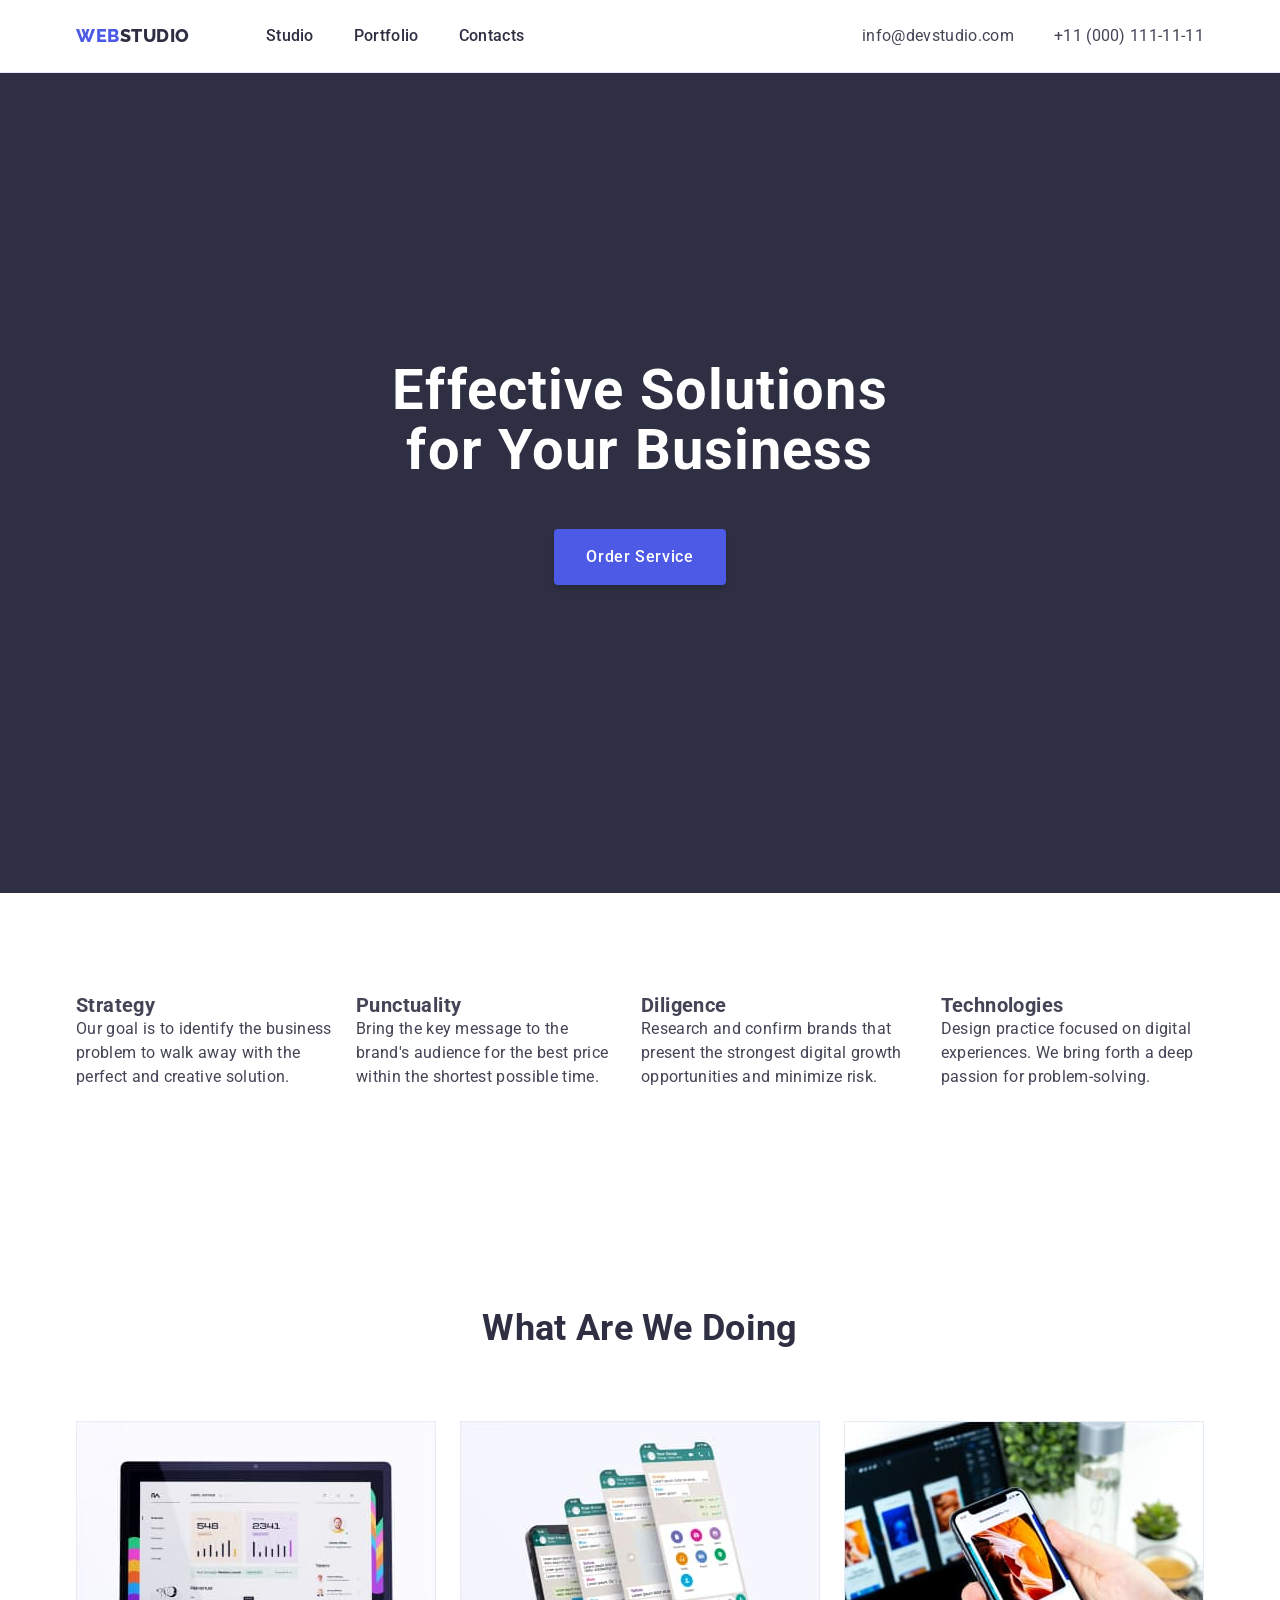
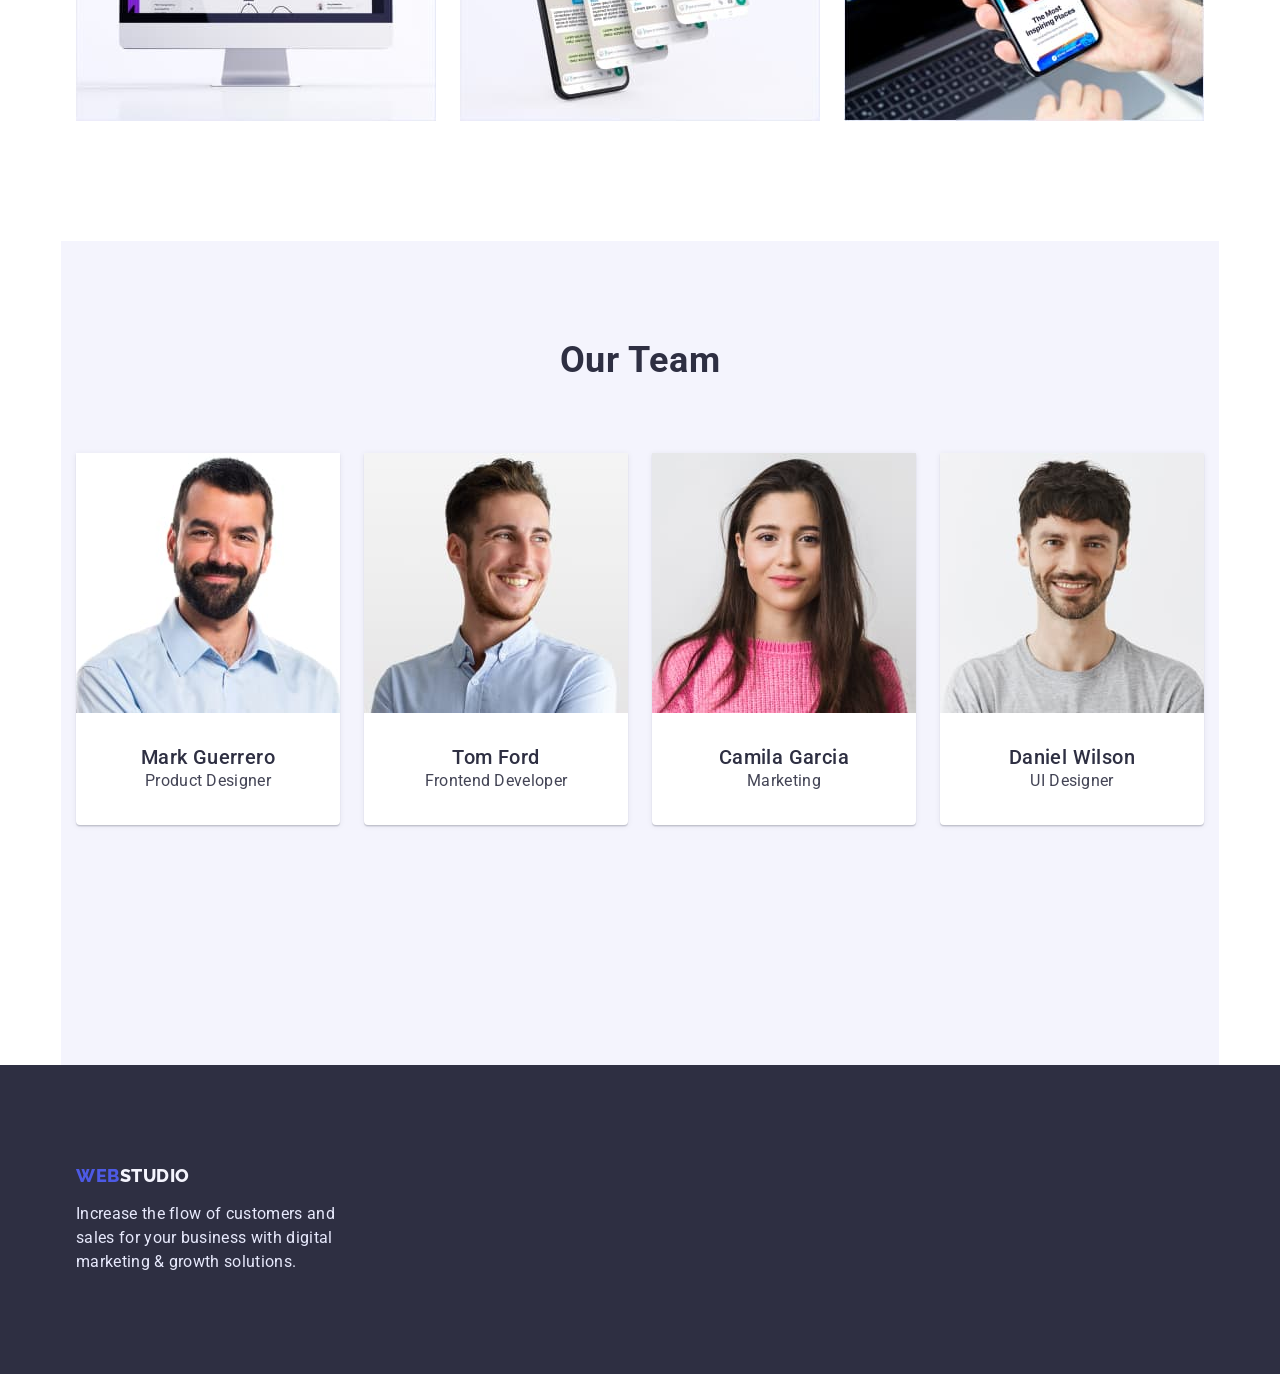
<file: index.html>
<!DOCTYPE html>
<html lang="en">
<head>
    <meta charset="UTF-8">
    <meta http-equiv="X-UA-Compatible" content="IE=edge">
    <meta name="viewport" content="width=device-width, initial-scale=1.0">
    <title>Студія</title>
<link rel="stylesheet" href="https://cdnjs.cloudflare.com/ajax/libs/modern-normalize/1.1.0/modern-normalize.min.css" integrity="sha512-wpPYUAdjBVSE4KJnH1VR1HeZfpl1ub8YT/NKx4PuQ5NmX2tKuGu6U/JRp5y+Y8XG2tV+wKQpNHVUX03MfMFn9Q==" crossorigin="anonymous" referrerpolicy="no-referrer" />
    <link rel="stylesheet" href="./css/styles.css" />
    <link rel="preconnect" href="https://fonts.googleapis.com">
<link rel="preconnect" href="https://fonts.gstatic.com" crossorigin>
<link href="https://fonts.googleapis.com/css2?family=Raleway:wght@800&family=Roboto:wght@400;500;700;900&display=swap" rel="stylesheet">
</head>
<body class="body">
    <header class="header">
        <div class="container header-container">
            <nav class="header-nav">
                <a href="./index.html" class="header-logo link"> Web<span class="std">Studio</span> </a>
                <ul class="header-list list">
                    <li class="header-item"><a href="./index.html" class="header-link link">Studio</a></li>
                    <li class="header-item"><a href="./portfolio.html" class="header-link link">Portfolio</a></li>
                    <li class="header-item"><a href="" class="header-link link">Contacts</a></li> 
                </ul>
            </nav>
            <address class="header-address">
                    <ul class="address-list list">
                        <li class="header-address-item"><a href="mailto:info@devstudio.com" class="header-contact link">info@devstudio.com</a></li>
                        <li class="header-address-item"><a href="tel:+110001111111" class="header-contact link">+11 (000) 111-11-11</a></li>
                    </ul>
            </address>
        </div>
    </header>
    <main class="main">
        <section class="solution  section">
            <div class="container solution-container-div">
            <h1 class="solution-title">Effective Solutions for Your Business</h1>
            <button type="button" class="solution-btn">Order Service</button>
        </div>
        </section>
        <section class="working container section">
            <h2 hidden class="working-title" >Working</h2>
            <ul class="working-list list">
                    <li class="working-item">
                        <h3 class="working-item-title">Strategy</h3>
                        <p class="working-item-text">Our goal is to identify the business
                            problem to walk away with the perfect and creative solution. </p>
                    </li>
                    <li class="working-item">
                        <h3 class="working-item-title">Punctuality</h3>
                        <p class="working-item-text">Bring the key message to the brand's audience for the best price within the shortest possible time.</p>
                    </li>
                    <li class="working-item">
                        <h3 class="working-item-title">Diligence</h3>
                        <p class="working-item-text">Research and confirm brands that present the strongest digital growth opportunities and minimize risk.</p>
                    </li>
                    <li class="working-item">
                        <h3 class="working-item-title">Technologies</h3>
                        <p class="working-item-text">Design practice focused on digital experiences. We bring forth a deep passion for problem-solving.</p>
                    </li>
                </ul>
        </section>
        <section class="activities container section">

                <h2 class="activities-title">What are we doing</h2>
                    <ul class=" activities-list list">
                        <li class="activities-item"><img src="./images/img-work-1.jpg" alt="work example" width="360" height="300"></li>
                        <li class="activities-item"><img src="./images/img-work-2.jpg" alt="work example" width="360" height="300"></li>
                        <li class="activities-item"> <img src="./images/img-work-3.jpg" alt="work example" width="360" height="300"></li>
                    </ul>

            
        </section>
        <section class="team container section">
            
                <h2 class="team-title">Our Team</h2>
                
                    <ul class="team-list list">
                        <li class="team-item">
                            <img src="./images/img-employee-1.jpg" alt="employee" width="264" height="260">
                            <div class="team-item-div">
                            <h3 class="team-item-title">Mark Guerrero</h3>
                            <p class="team-item-text">Product Designer</p>
                        </div>
                        </li>
                        <li class="team-item">
                            <img src="./images/img-employee-2.jpg" alt="employee" width="264" height="260">
                            <div class="team-item-div">
                            <h3 class="team-item-title">Tom Ford</h3>
                            <p class="team-item-text">Frontend Developer</p>
                            </div>
                        </li>
                        <li class="team-item">
                            <img src="./images/img-employee-3.jpg" alt="employee" width="264" height="260">
                            <div class="team-item-div">
                            <h3 class="team-item-title">Camila Garcia</h3>
                            <p class="team-item-text">Marketing</p>
                            </div>
                        </li>
                        <li class="team-item">
                            <img src="./images/img-employee-4.jpg" alt="employee" width="264" height="260">
                            <div class="team-item-div">
                            <h3 class="team-item-title">Daniel Wilson</h3>
                            <p class="team-item-text">UI Designer</p>
                            </div>
                        </li>
                    </ul>
                
            
        </section>
    </main>
    <footer class="footer">
        <div class="container footer-container">
            <div class="footer-container-div">
        <a href="./index.html"  class="footer-logo link"> Web<span class="std-footer">Studio</span></a>
        <p class=" footer-text">Increase the flow of customers and sales for your business with digital marketing & growth solutions.</p>
    </div>
</div>
    </footer>
    
</body>
</html>
</file>
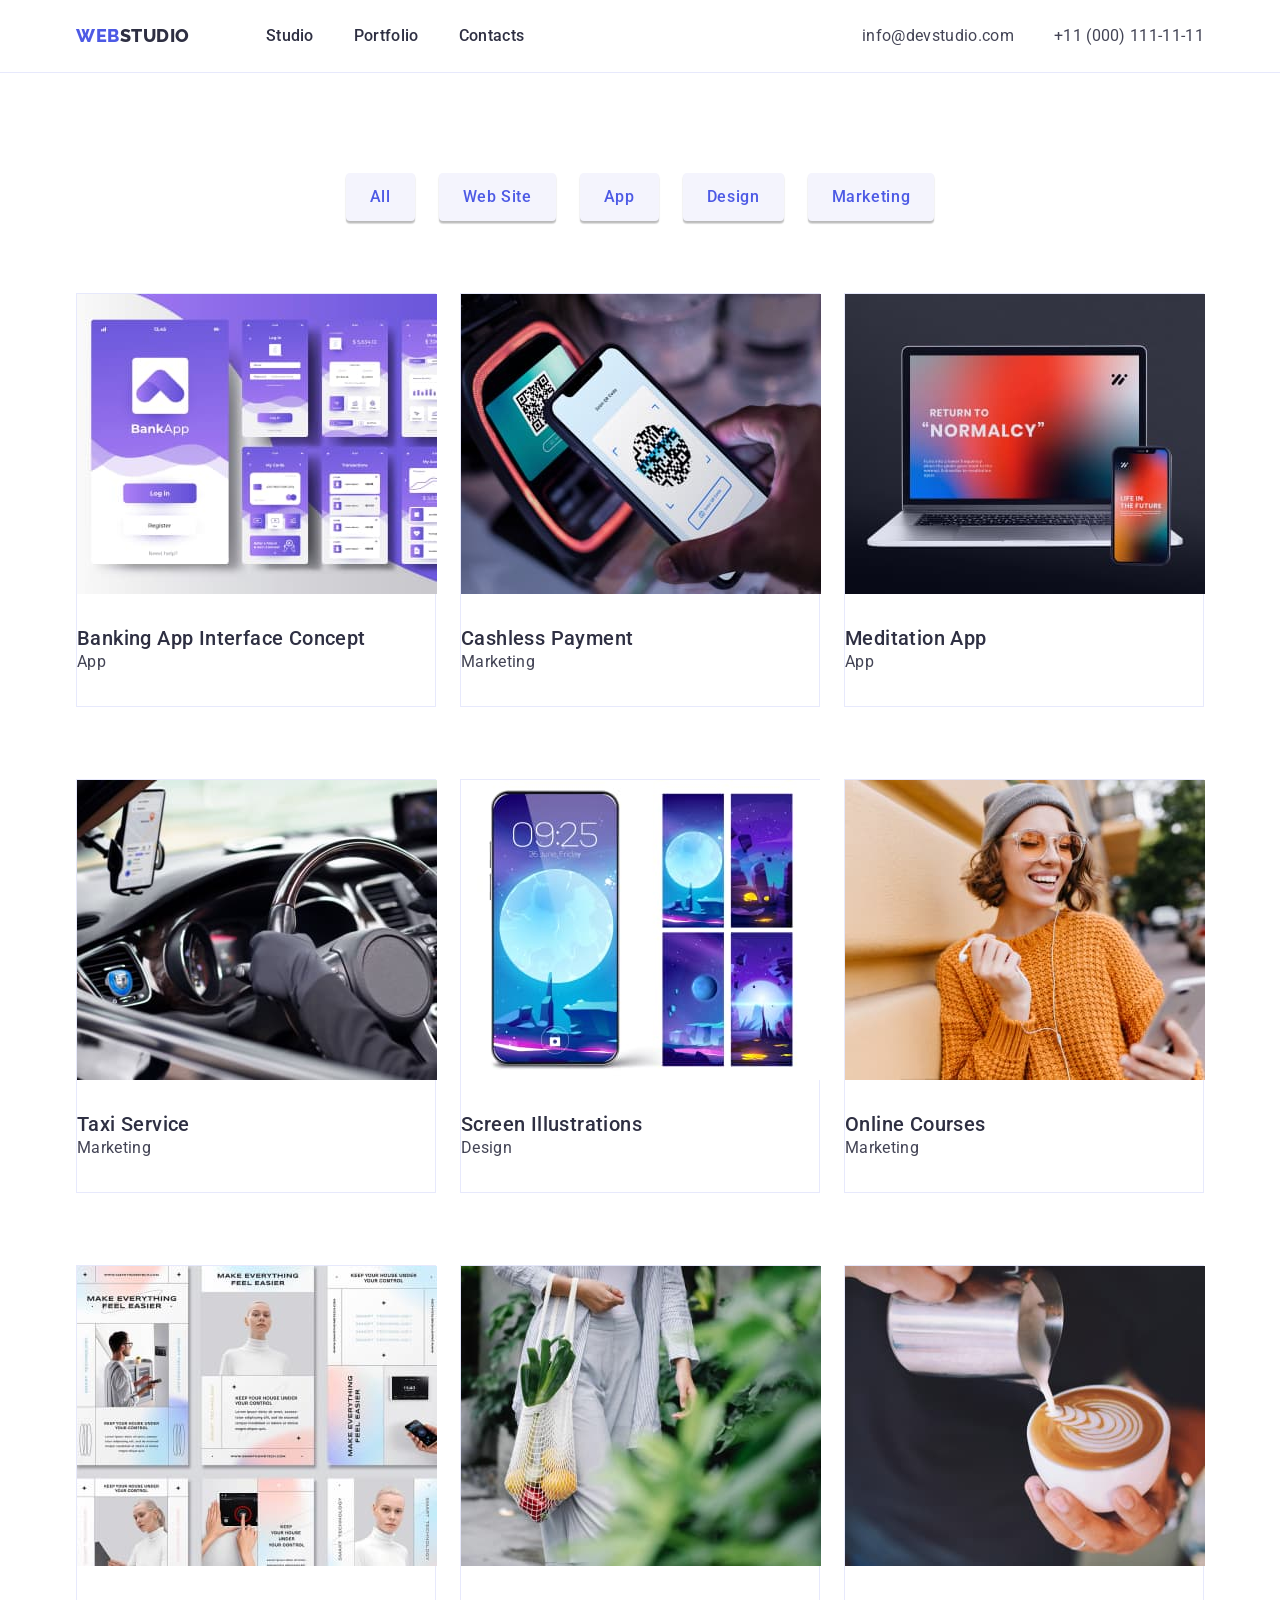
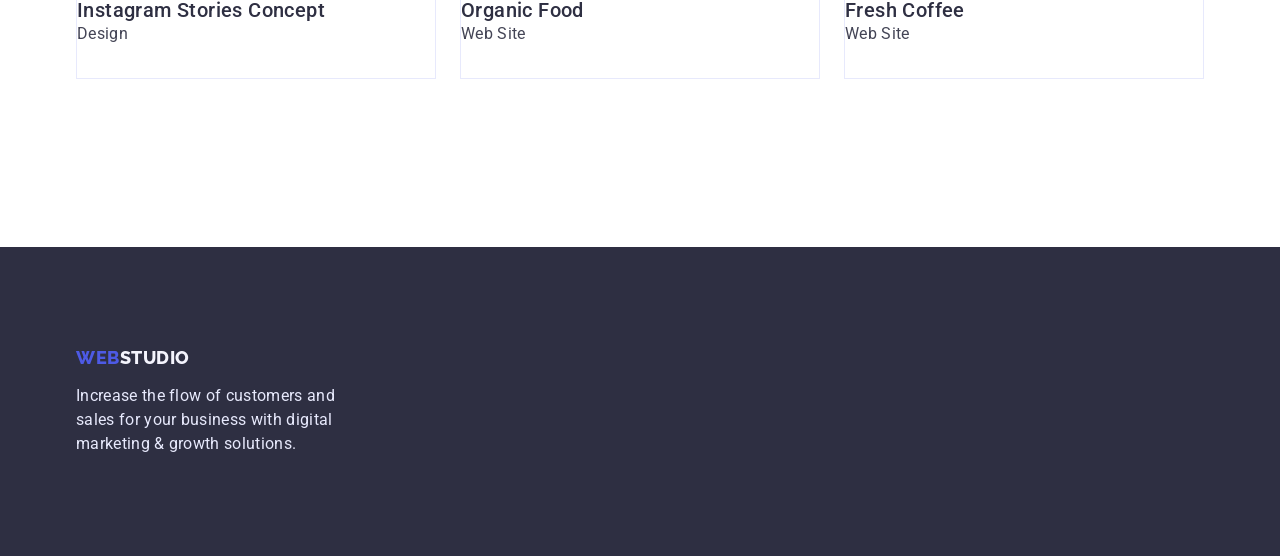
<file: portfolio.html>
<!DOCTYPE html>
<html lang="en">
<head>
    <meta charset="UTF-8">
    <meta http-equiv="X-UA-Compatible" content="IE=edge">
    <meta name="viewport" content="width=device-width, initial-scale=1.0">
    <title>Portfolio</title>
    <link rel="stylesheet" href="https://cdnjs.cloudflare.com/ajax/libs/modern-normalize/1.1.0/modern-normalize.min.css" integrity="sha512-wpPYUAdjBVSE4KJnH1VR1HeZfpl1ub8YT/NKx4PuQ5NmX2tKuGu6U/JRp5y+Y8XG2tV+wKQpNHVUX03MfMFn9Q==" crossorigin="anonymous" referrerpolicy="no-referrer" />
    <link rel="stylesheet" href="./css/styles.css" />
    <link rel="preconnect" href="https://fonts.googleapis.com">
<link rel="preconnect" href="https://fonts.gstatic.com" crossorigin>
<link href="https://fonts.googleapis.com/css2?family=Raleway:wght@800&family=Roboto:wght@400;500;700;900&display=swap" rel="stylesheet">
</head>
<body class="body">
    <header class="header">
        <div class="container header-container">
            <nav class="header-nav">
                <a href="./index.html" class="header-logo link"> Web<span class="std">Studio</span> </a>
                <ul class="header-list list">
                    <li class="header-item"><a href="./index.html" class="header-link link">Studio</a></li>
                    <li class="header-item"><a href="./portfolio.html" class="header-link link">Portfolio</a></li>
                    <li class="header-item"><a href="" class="header-link link">Contacts</a></li> 
                </ul>
            </nav>
            <address class="header-address">
                    <ul class="address-list list">
                        <li class="header-address-item"><a href="mailto:info@devstudio.com" class="header-contact link">info@devstudio.com</a></li>
                        <li class="header-address-item"><a href="tel:+110001111111" class="header-contact link">+11 (000) 111-11-11</a></li>
                    </ul>
            </address>
        </div>
    </header>
    <main class="main">
<section class="filter section">

    <div class="container">
        <h1 hidden>Filter and Portfolio</h1>
        <ul class="filter-list list">
            <li class="filter-item"><button type="button" class="filter-btn">All</button></li>
            <li class="filter-item"><button type="button" class="filter-btn">Web Site</button></li>
            <li class="filter-item"><button type="button" class="filter-btn">App</button></li>
            <li class="filter-item"><button type="button" class="filter-btn">Design</button></li>
            <li class="filter-item"><button type="button" class="filter-btn">Marketing</button></li>
        </ul>
        <ul class="portfolio-list list">
            <li class="portfolio-item">
                <a href="" class="portfolio-item-link link">
                    <img src="./images/img-row-1-1.jpg" alt="" width="360" height="300" >
                    <div class="portfolio-item-div">
                        <h2 class="portfolio-item-title">Banking App Interface Concept</h2>
                        <p class="portfolio-item-bottom-text">App</p>
                    </div>
                </a>
            </li>
            <li class="portfolio-item">
                <a href="" class="portfolio-item-link link">
                    <img src="./images/img-row-1-2.jpg" alt="" width="360" height="300">
                   <div class="portfolio-item-div">
                        <h2 class="portfolio-item-title">Cashless Payment</h2>
                        <p class="portfolio-item-bottom-text">Marketing</p>
                   </div>
            </a>
            </li >
            <li class="portfolio-item">
                <a href="" class="portfolio-item-link link">
                    <img src="./images/img-row-1-3.jpg" alt="" width="360" height="300">
                    <div class="portfolio-item-div">
                        <h2 class="portfolio-item-title">Meditation App</h2>
                        <p class="portfolio-item-bottom-text">App</p>
                    </div>
                </a>
            </li>
            <li class="portfolio-item">
                <a href="" class="portfolio-item-link link">
                    <img src="./images/img-row-2-1.jpg" alt="" width="360" height="300">
                    <div class="portfolio-item-div">
                        <h2 class="portfolio-item-title">Taxi Service</h2>
                        <p class="portfolio-item-bottom-text">Marketing</p>
                    </div>
            </a>
            </li>
            <li class="portfolio-item">
                <a href="" class="portfolio-item-link link">
                    <img src="./images/img-row-2-2.jpg" alt="" width="360" height="300">
                    <div class="portfolio-item-div">
                        <h2 class="portfolio-item-title">Screen Illustrations</h2>
                        <p class="portfolio-item-bottom-text">Design</p>
                    </div>
                </a>
            </li>
            <li class="portfolio-item">
                <a href="" class="portfolio-item-link link">
                    <img src="./images/img-row-2-3.jpg" alt="" width="360" height="300">
                    <div class="portfolio-item-div">
                        <h2 class="portfolio-item-title">Online Courses</h2>
                        <p class="portfolio-item-bottom-text">Marketing</p>
                    </div>
                </a>
            </li>
            <li class="portfolio-item">
                <a href="" class="portfolio-item-link link">
                    <img src="./images/img-row-3-1.jpg" alt="" width="360" height="300">
                    <div class="portfolio-item-div">
                        <h2 class="portfolio-item-title">Instagram Stories Concept</h2>
                        <p class="portfolio-item-bottom-text">Design</p>
                    </div>
                </a>
            </li>
            <li class="portfolio-item">
                <a href="" class="portfolio-item-link link">
                    <img src="./images/img-row-3-2.jpg" alt="" width="360" height="300">
                    <div class="portfolio-item-div">
                        <h2 class="portfolio-item-title">Organic Food</h2>
                        <p class="portfolio-item-bottom-text">Web Site</p>
                    </div>
                </a>
            </li>
            <li class="portfolio-item">
                <a href="" class="portfolio-item-link link">
                    <img src="./images/img-row-3-3.jpg" alt="" width="360" height="300">
                    <div class="portfolio-item-div">
                        <h2 class="portfolio-item-title">Fresh Coffee</h2>
                        <p class="portfolio-item-bottom-text">Web Site</p>
                    </div>
                </a>
            </li>
        </ul>
    </di >
</section>
    </main>
    <footer class="footer">
        <div class="container footer-container">
            <div class="footer-container-div">
        <a href="./index.html"  class="footer-logo link"> Web<span class="std-footer">Studio</span></a>
        <p class=" footer-text">Increase the flow of customers and sales for your business with digital marketing & growth solutions.</p>
    </div>
</div>
    </footer>
</body>
</html>
</file>
<file: css/styles.css>
:root{
--color-logo: #4d5ae5;
--button-color:#4d5ae5;
--color-logo-studio:  #2E2F42;
--menu-color: #2e2f42 ;
--hover-color: #404BBF;
--body-color:#434455;
--title-portfolio-color:#2e2f42;
--text-portfolio-color:#434455;
--adress-color: #434455;
--title-color: #2e2f42;
--solution-color:#2E2F42;

}
p,
h2,
h3,
h4,
h5,
h6{
margin: 0;
}
img{
    display: block;
}
ul{
    padding-left: 0;
    margin: 0;
}
button{
    cursor: pointer;
}
address{
font-style: normal;
}
.section{
padding-top: 100px;
    padding-bottom: 120px;
}
.body{
font-family:'Roboto', sans-serif  ;
letter-spacing: 0.02em;
color: var(--body-color);

}
.link{
text-decoration: none;
}

.list {
list-style-type: none;
}
.container{
width:1158px; 
margin: 0 auto;
padding-left:15px ;
padding-right: 15px;
}
/**______HEADER______**/
.header {
background-color:#ffffff;
border-bottom: 1px solid #E7E9FC;
}
.header-logo{
    margin-right: 76px;
}
.header-list{
    display: flex;
    gap: 40px;
}

.header-nav{
display: flex;
align-items: center;
margin-right: auto;
}
.address-list{
    display: flex;
    align-items: center;
    gap: 40px;
}
.header-container{
display:flex;
align-items: center;
padding-top: 24px;
padding-bottom: 24px;

}

.header-logo {
font-family: 'Raleway', sans-serif;
font-weight: 800 ;
font-size: 18px;
line-height: 1.17;
letter-spacing: 0.03em;
text-transform: uppercase;
color: var(--color-logo); 
margin-right: 76px;
}
.std{
color: var(--color-logo-studio); 
}

.header-item {    font-weight: 500;
letter-spacing: 0.02em;
font-size: 16px;
line-height: 1.5;
color: var(--menu-color);
}
.header-item :hover, .header-item :focus {
color: var(--hover-color);
}
.header-link {
color: var(--menu-color);
}


.header-address-list {
}
.header-address-item {
font-size: 16px;
line-height: 1.5;
color: var(--adress-color);  
}
.header-address-item :hover, .header-address-item :focus {
color: var(--hover-color);
}
.header-contact {
color: var(--adress-color)
}

/**______SOLUTION______**/
.solution {
background: var(--solution-color) ; 
   
}
.solution-container-div{
    display: flex;
    flex-direction: column;
    align-items: center;
    gap:48px;
    justify-content: center;
    padding-top: 188px;
    padding-bottom: 188px; 
}
.solution-title {
font-size: 56px;
line-height: 1.07;
text-align: center;
letter-spacing: 0.02em;
color: #FFFFFF;
width: 496px;
margin: 0;
}
.solution-btn{
display: flex;
flex-direction: row;
align-items: flex-start;
padding: 16px 32px;
gap: 10px;
box-shadow: 0px 4px 4px rgba(0, 0, 0, 0.15);
border-radius: 4px;

}
.solution-btn {
font-family: inherit;
font-weight: 500;
font-size: 16px;
line-height: 1.5;
letter-spacing: 0.04em;
color: #FFFFFF;
background: #4D5AE5;
cursor: pointer;
border: 0;
}
.solution-btn:hover,.solution-btn :focus{
font-size: 16px;
line-height: 1.5;
letter-spacing: 0.04em;
background: #404BBF;   
}

/**______WORKING______**/

.Working {
}

.working-title {

}
.working-list {
    display: flex;
    gap: 24px;
    align-items: center;


}
.working-item {

}
.working-item-title {
letter-spacing: 0.02em;
font-size: 20px;
line-height: 1.2;
}
.working-item-text {
font-size: 16px;
line-height: 1.5;
color: #434455;
}
/**______activities______**/

.activities {
}
.activities-title {
text-align: center;
text-transform: capitalize; 
font-size: 36px;
line-height: 1.11;
color: var(--title-color);
}
.activities-list {
    display: flex;
    align-items: center;
    margin-top: 72px;
    gap:24px;
}
.activities-item {
}


/**______team______**/

.team {
background: #F4F4FD;
}
.team-title {
font-size: 36px;
line-height: 1.11;
text-align: center ;
letter-spacing: 0.02em;
text-transform: capitalize;
color: var(--title-color);
}
.team-item-div{
 padding-top: 32px;
padding-bottom: 32px; 
gap:8px;
text-align: center;  
}
.team-list {
    display: flex;
    align-items: center;
    margin-top: 72px;
    padding-bottom: 120px;
gap:24px;
}
.team-item {
    background: #FFFFFF;
    box-shadow: 0px 1px 6px rgba(46, 47, 66, 0.08), 0px 1px 1px rgba(46, 47, 66, 0.16), 0px 2px 1px rgba(46, 47, 66, 0.08);
border-radius: 0px 0px 4px 4px;
}
.team-item-title {
font-size: 20px;
line-height: 1.2;
font-weight: 500;
letter-spacing: 0.02em ;
color: var(--title-color);


}
.team-item-text {
font-size: 16px;
line-height: 1.5;
color: #434455;
}
.container-team-list{
    display: flex;
}

/**______footer______**/

.footer {
background: #2E2F42;
}
.footer-container{
}
.footer-container-div{ 
    display: flex; 
    flex-direction: column;  
    padding-top: 100px;
    padding-bottom: 100px;
    width: 264px;  
}
.footer-logo {
font-family: "Raleway", sans-serif;
font-weight: 800;
font-size: 18px;
line-height:1.17;
letter-spacing: 0.03em;
color: var(--color-logo);
text-transform: uppercase;
}
.std-footer{
color: #F4F4FD;
}

.footer-text {
font-size: 16px;
line-height: 1.5; 
color: #E7E9FC;
margin-top: 16px;
}
/**______filter______**/

.filter {
}
.filter-list {
    display: flex;
    align-items: center;
    gap: 24px;
    justify-content: center;
    margin-bottom: 72px;
}
.filter-item {
}
.filter-btn{
display: flex;
padding: 12px 24px;
box-shadow: 0px 3px 1px rgba(0, 0, 0, 0.1), 0px 2px 1px rgba(0, 0, 0, 0.08), 0px 2px 2px rgba(0, 0, 0, 0.12);
border-radius: 4px;
border: 0;
}
.filter-btn {
font-family: "Roboto", sans-serif;
font-weight: 500;
font-size: 16px;
line-height: 1.5;
letter-spacing: 0.04em;
color: var(--button-color);
background: #F4F4FD;
cursor: pointer;
}
.filter-btn :hover, .filter-btn:focus{
color: #FFFFFF;
background: #404BBF;
}

/**______portfolio______**/

.portfolio {
}
.portfolio-item-div{
    padding-top: 32px;
padding-bottom: 32px;
width: 360px;
gap:8px;
}
.portfolio-list {
    display: flex;
    align-items: center;
    gap: 24px;
    flex-wrap: wrap;
}
.portfolio-item {
    background: #FFFFFF;
border: 1px solid #E7E9FC;
margin-bottom: 48px;
width: 360px;
}
.portfolio-item-title {
font-weight: 500;
font-size: 20px;
line-height: 1.2;
letter-spacing: 0.02em;
color: var(--title-portfolio-color);

}
.portfolio-item-bottom-text {
font-size: 16px;
line-height: 1.5;
color: var(--text-portfolio-color);
letter-spacing: 0.02em;
}
</file>
